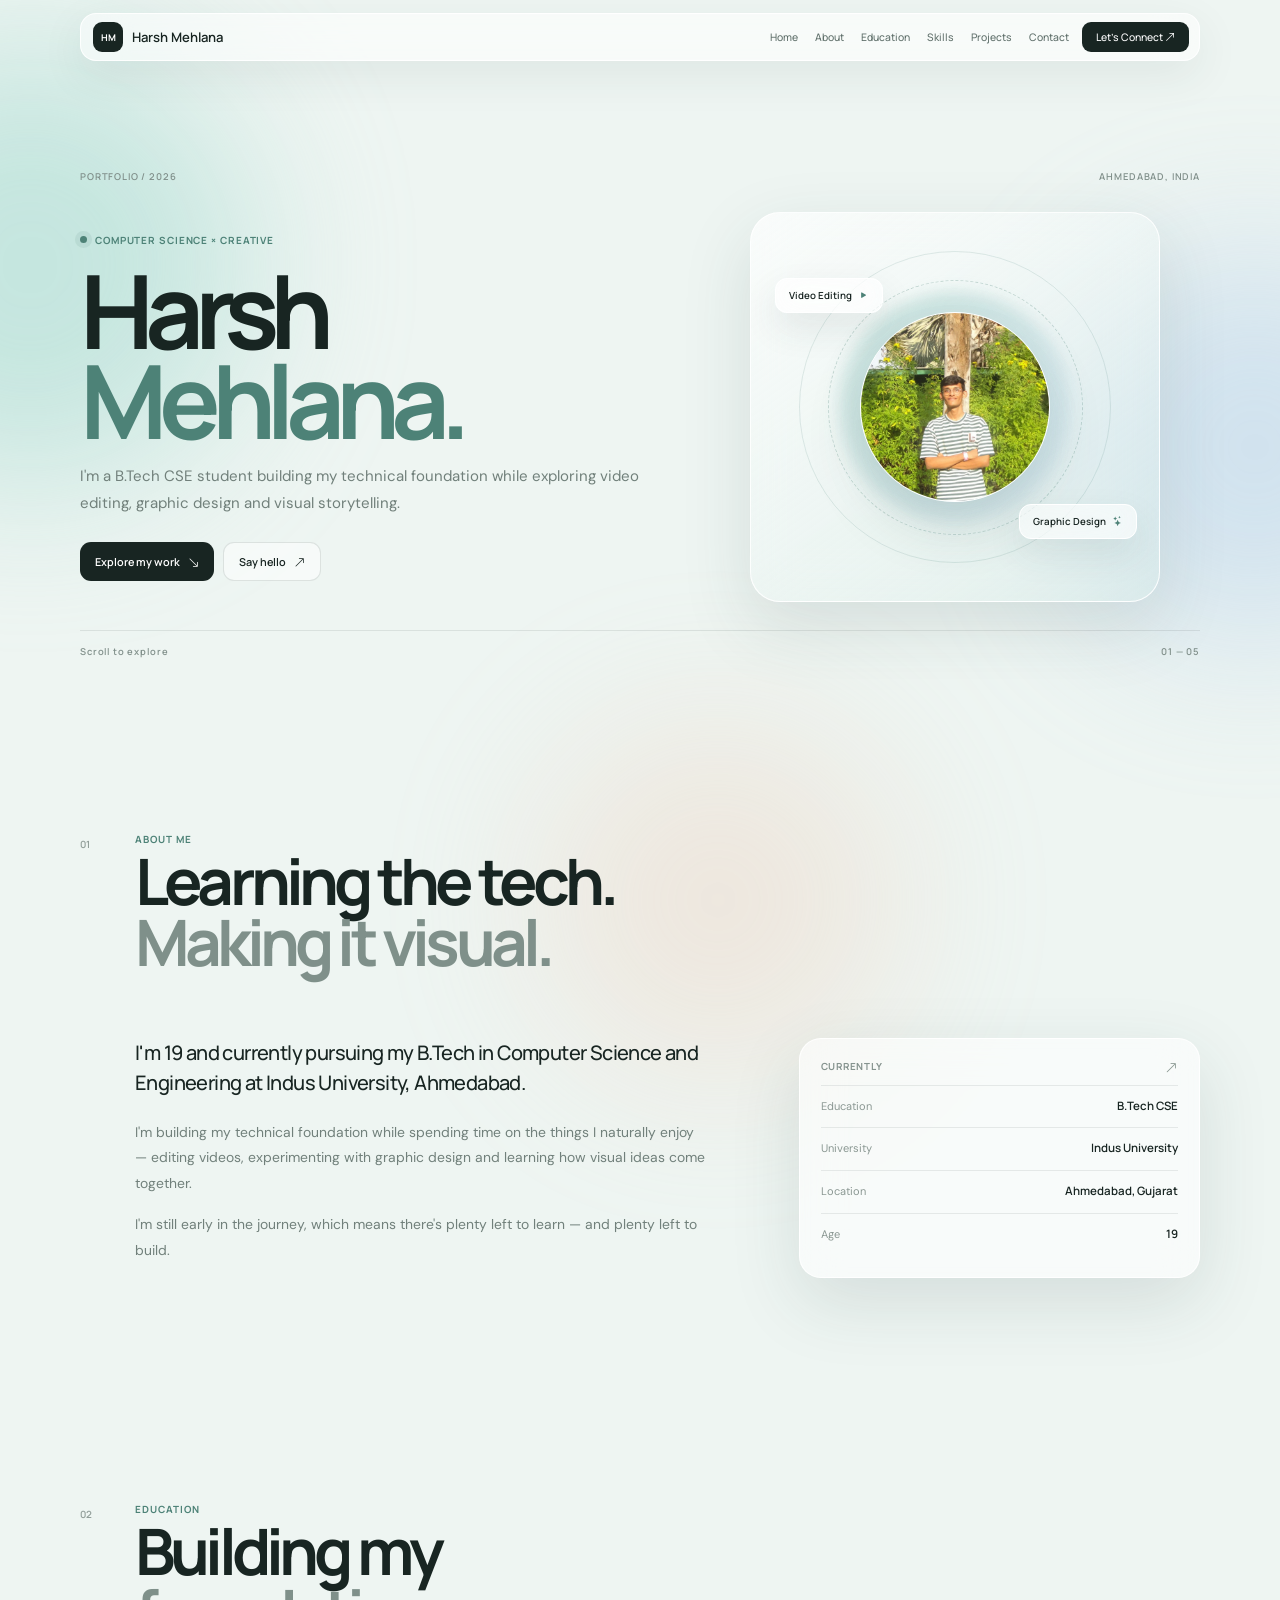
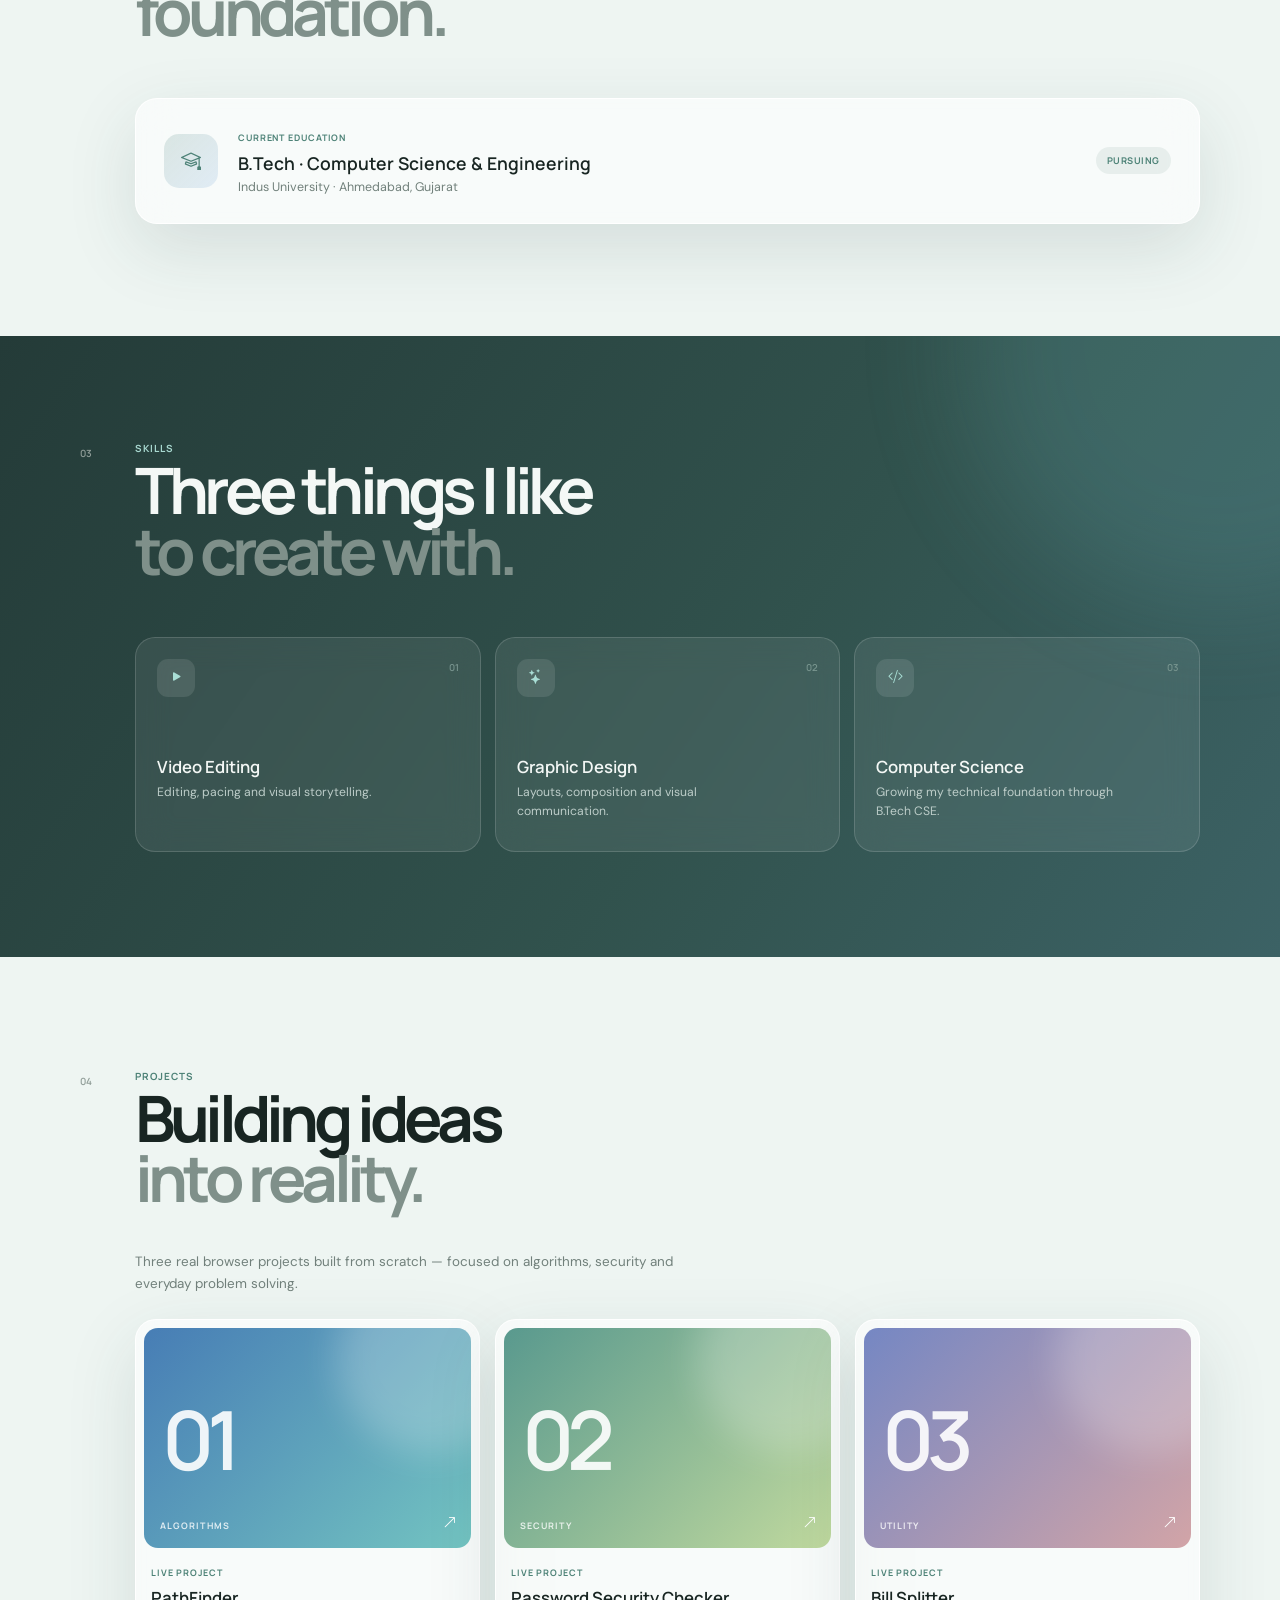
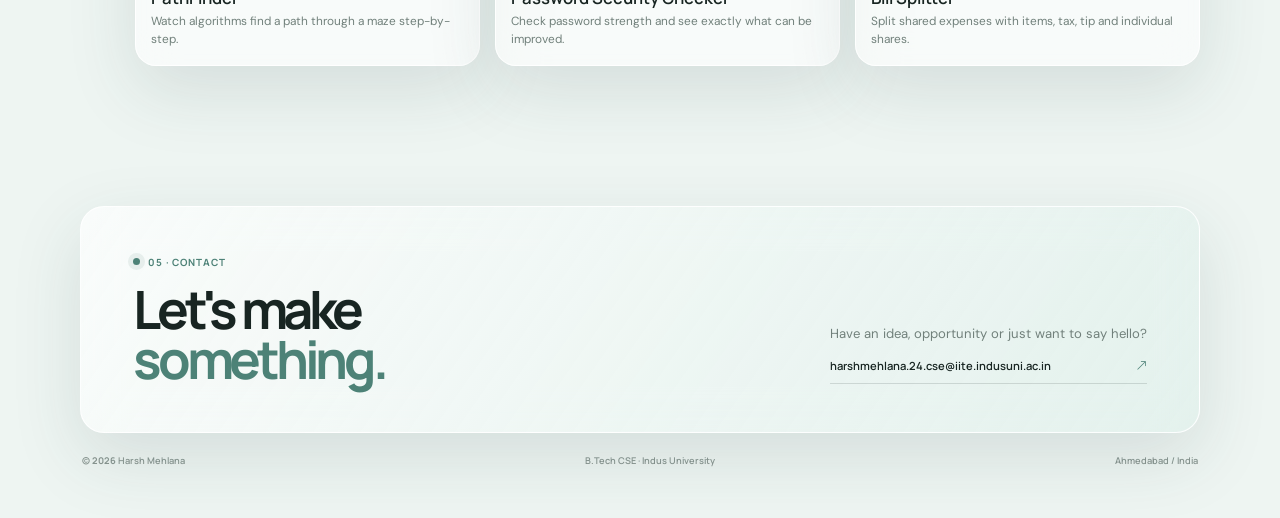
<file: index.html>
<!doctype html>
<html lang="en">
<head>
<meta charset="utf-8">
<meta name="viewport" content="width=device-width,initial-scale=1">
<meta name="description" content="Harsh Mehlana — B.Tech CSE student, video editor and graphic designer.">
<title>Harsh Mehlana — Portfolio</title>
<link rel="preconnect" href="https://fonts.googleapis.com">
<link href="https://fonts.googleapis.com/css2?family=DM+Sans:wght@400;500;600&family=Manrope:wght@500;600;700;800&display=swap" rel="stylesheet">
<link href="https://cdn.jsdelivr.net/npm/bootstrap-icons@1.11.3/font/bootstrap-icons.css" rel="stylesheet">
<link rel="stylesheet" href="style.css">
</head>
<body>
<div class="ambient ambient-a"></div><div class="ambient ambient-b"></div><div class="ambient ambient-c"></div>
<header id="siteHeader"><nav class="nav"><a class="brand" href="#home"><b>HM</b><span>Harsh Mehlana</span></a><div class="links"><a href="#home">Home</a><a href="#about">About</a><a href="#education">Education</a><a href="#skills">Skills</a><a href="#projects">Projects</a><a href="#contact">Contact</a><a class="nav-cta" href="#contact">Let's Connect <i class="bi bi-arrow-up-right"></i></a></div><button class="menu" type="button" aria-label="Open menu" aria-expanded="false">☰</button><div class="mobile-menu" aria-hidden="true"><a href="#home">Home</a><a href="#about">About</a><a href="#education">Education</a><a href="#skills">Skills</a><a href="#projects">Projects</a><a href="#contact">Contact</a><a class="nav-cta" href="#contact">Let's Connect ↗</a></div></nav></header>
<main>
<section id="home" class="hero wrap"><div class="hero-kicker"><span>PORTFOLIO / 2026</span><span>AHMEDABAD, INDIA</span></div><div class="hero-layout"><div class="hero-copy"><div class="eyebrow"><span></span> Computer Science × Creative</div><h1>Harsh <em>Mehlana.</em></h1><p>I'm a B.Tech CSE student building my technical foundation while exploring video editing, graphic design and visual storytelling.</p><div class="hero-actions"><a class="button primary" href="#projects">Explore my work <i class="bi bi-arrow-down-right"></i></a><a class="button secondary" href="mailto:harshmehlana.24.cse@iite.indusuni.ac.in">Say hello <i class="bi bi-arrow-up-right"></i></a></div></div><div class="hero-visual"><div class="portrait-card"><div class="portrait-ring"><img src="harsh.jpg" alt="Harsh Mehlana"></div><div class="floating-label label-top">Video Editing <i class="bi bi-play-fill"></i></div><div class="floating-label label-bottom">Graphic Design <i class="bi bi-stars"></i></div><div class="mini-orbit"></div></div></div></div><div class="hero-bottom"><span>Scroll to explore</span><span>01 — 05</span></div></section>
<section id="about" class="section wrap"><div class="section-intro"><span class="number">01</span><div><p>About me</p><h2>Learning the tech.<br><i>Making it visual.</i></h2></div></div><div class="about-grid"><div class="about-main"><p class="lead">I'm 19 and currently pursuing my B.Tech in Computer Science and Engineering at Indus University, Ahmedabad.</p><p>I'm building my technical foundation while spending time on the things I naturally enjoy — editing videos, experimenting with graphic design and learning how visual ideas come together.</p><p>I'm still early in the journey, which means there's plenty left to learn — and plenty left to build.</p></div><aside class="fact-card"><div class="fact-top"><span>Currently</span><i class="bi bi-arrow-up-right"></i></div><div class="fact"><small>Education</small><strong>B.Tech CSE</strong></div><div class="fact"><small>University</small><strong>Indus University</strong></div><div class="fact"><small>Location</small><strong>Ahmedabad, Gujarat</strong></div><div class="fact"><small>Age</small><strong>19</strong></div></aside></div></section>
<section id="education" class="section wrap"><div class="section-intro"><span class="number">02</span><div><p>Education</p><h2>Building my<br><i>foundation.</i></h2></div></div><div class="education-card"><div class="education-icon"><i class="bi bi-mortarboard"></i></div><div><small>CURRENT EDUCATION</small><h3>B.Tech · Computer Science & Engineering</h3><p>Indus University · Ahmedabad, Gujarat</p></div><span class="education-status">Pursuing</span></div></section>
<section id="skills" class="skills"><div class="wrap"><div class="section-intro light"><span class="number">03</span><div><p>Skills</p><h2>Three things I like<br><i>to create with.</i></h2></div></div><div class="skill-row"><article class="skill"><div class="skill-icon"><i class="bi bi-play-fill"></i></div><span>01</span><h3>Video Editing</h3><p>Editing, pacing and visual storytelling.</p></article><article class="skill"><div class="skill-icon"><i class="bi bi-stars"></i></div><span>02</span><h3>Graphic Design</h3><p>Layouts, composition and visual communication.</p></article><article class="skill"><div class="skill-icon"><i class="bi bi-code-slash"></i></div><span>03</span><h3>Computer Science</h3><p>Growing my technical foundation through B.Tech CSE.</p></article></div></div></section>
<section id="projects" class="section wrap"><div class="section-intro"><span class="number">04</span><div><p>Projects</p><h2>Building ideas<br><i>into reality.</i></h2></div></div><p class="project-note">Three real browser projects built from scratch — focused on algorithms, security and everyday problem solving.</p><div class="project-list">
<article class="project-card"><a href="projects/pathfinder/index.html" target="_blank" rel="noopener"><div class="project-art art-blue"><b>01</b><span>ALGORITHMS</span><i class="bi bi-arrow-up-right"></i></div><div class="project-copy"><small>LIVE PROJECT</small><h3>PathFinder</h3><p>Watch algorithms find a path through a maze step-by-step.</p></div></a></article>
<article class="project-card"><a href="projects/password-checker/index.html" target="_blank" rel="noopener"><div class="project-art art-green"><b>02</b><span>SECURITY</span><i class="bi bi-arrow-up-right"></i></div><div class="project-copy"><small>LIVE PROJECT</small><h3>Password Security Checker</h3><p>Check password strength and see exactly what can be improved.</p></div></a></article>
<article class="project-card"><a href="projects/bill-splitter/index.html" target="_blank" rel="noopener"><div class="project-art art-lilac"><b>03</b><span>UTILITY</span><i class="bi bi-arrow-up-right"></i></div><div class="project-copy"><small>LIVE PROJECT</small><h3>Bill Splitter</h3><p>Split shared expenses with items, tax, tip and individual shares.</p></div></a></article>
</div></section>
<section id="contact" class="contact wrap"><div class="contact-card"><div><div class="eyebrow"><span></span> 05 · Contact</div><h2>Let's make<br><i>something.</i></h2></div><div class="contact-right"><p>Have an idea, opportunity or just want to say hello?</p><a href="mailto:harshmehlana.24.cse@iite.indusuni.ac.in">harshmehlana.24.cse@iite.indusuni.ac.in <i class="bi bi-arrow-up-right"></i></a></div></div><footer><span>© <b id="year"></b> Harsh Mehlana</span><span>B.Tech CSE · Indus University</span><span>Ahmedabad / India</span></footer></section>
</main><button id="backTop" aria-label="Back to top"><i class="bi bi-arrow-up"></i></button><script src="script.js"></script></body></html>
</file>
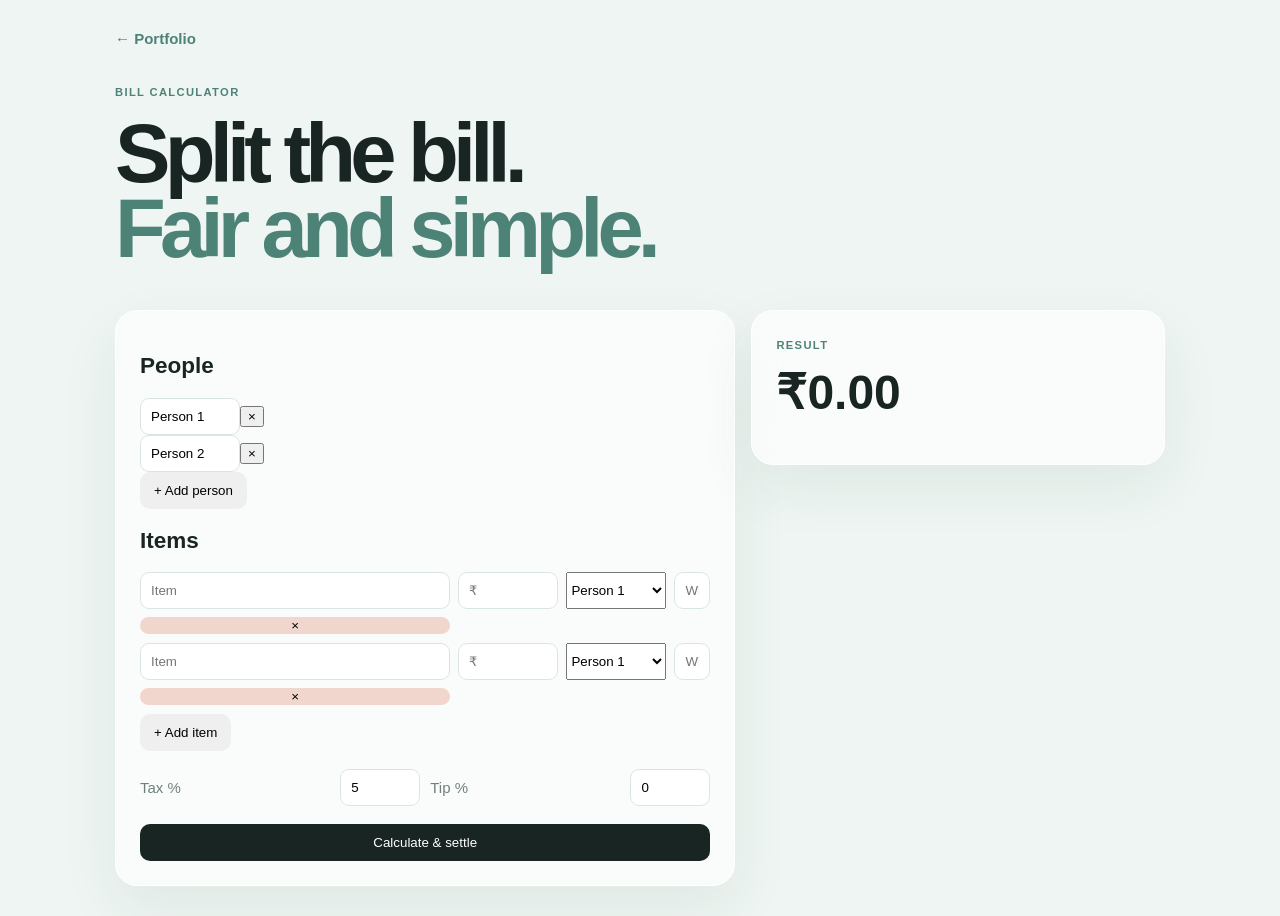
<file: projects/bill-splitter/index.html>
<!doctype html><html lang="en"><head><meta charset="utf-8"><meta name="viewport" content="width=device-width,initial-scale=1"><title>Bill Splitter</title><link rel="stylesheet" href="style.css"></head><body><main><a class="back" href="../../index.html">← Portfolio</a><div class="head"><span>BILL CALCULATOR</span><h1>Split the bill.<br><i>Fair and simple.</i></h1></div><section class="layout"><div class="card"><h2>People</h2><div id="people"></div><button id="addPerson" class="button">+ Add person</button><h2 class="section-title">Items</h2><div id="items"></div><button id="addItem" class="button">+ Add item</button><div class="options"><label>Tax % <input id="tax" type="number" min="0" value="5"></label><label>Tip % <input id="tip" type="number" min="0" value="0"></label></div><button id="calc" class="primary">Calculate & settle</button></div><aside class="card result"><span>RESULT</span><div id="total">₹0.00</div><div id="summary"></div><div id="settlements"></div></aside></section></main><script src="script.js"></script></body></html>
</file>
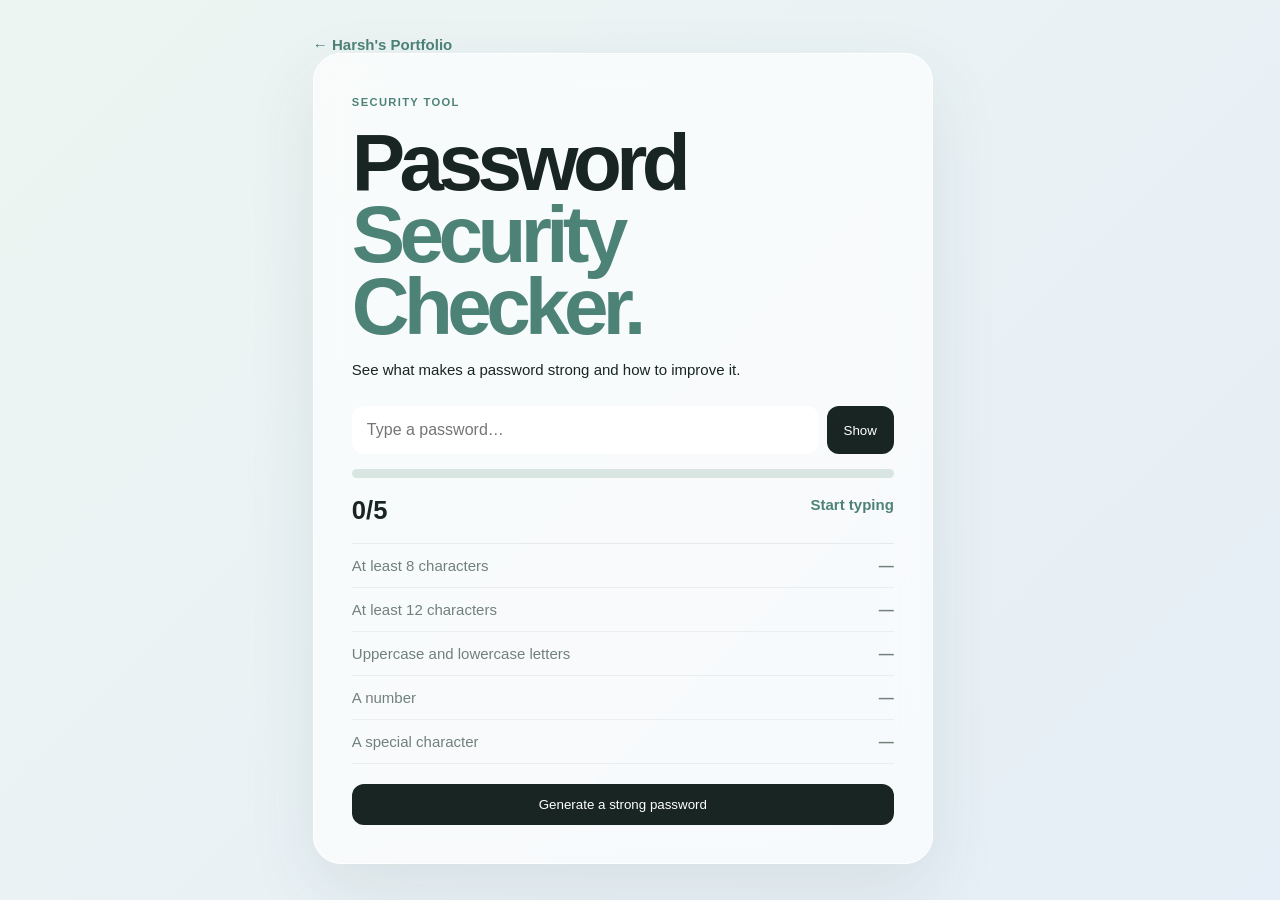
<file: projects/password-checker/index.html>
<!doctype html><html lang="en"><head><meta charset="utf-8"><meta name="viewport" content="width=device-width,initial-scale=1"><title>Password Security Checker</title><link rel="stylesheet" href="style.css"></head><body><main><a class="back" href="../../index.html">← Harsh's Portfolio</a><section class="card"><span class="eyebrow">SECURITY TOOL</span><h1>Password<br><i>Security Checker.</i></h1><p>See what makes a password strong and how to improve it.</p><div class="input"><input id="pw" type="password" placeholder="Type a password…"><button id="show">Show</button></div><div class="meter"><span id="bar"></span></div><div class="score"><strong id="score">0/5</strong><span id="label">Start typing</span></div><div id="checks"></div><button id="generate" class="generate">Generate a strong password</button></section></main><script src="script.js"></script></body></html>
</file>
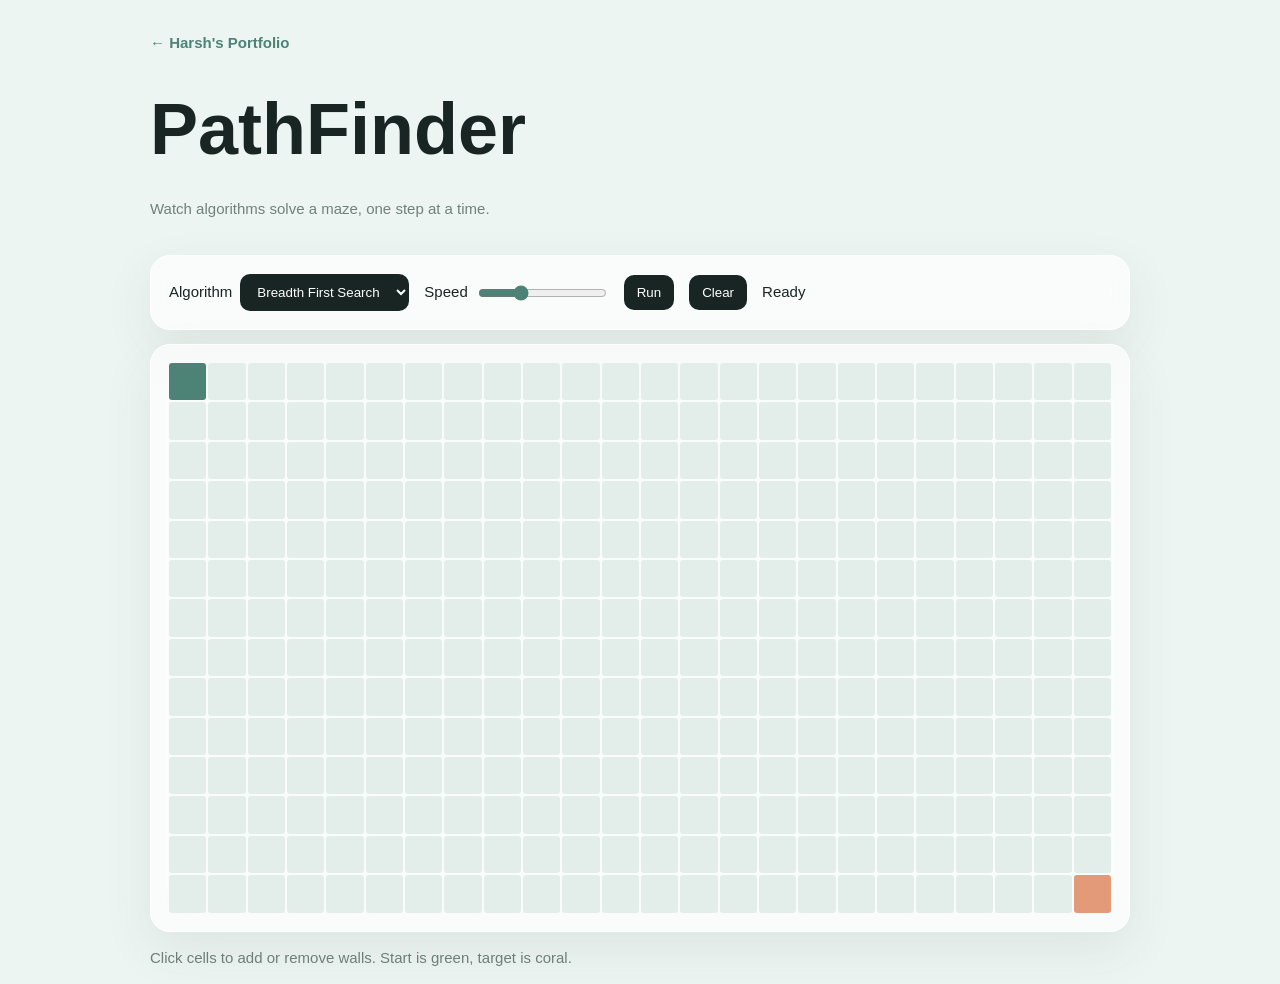
<file: projects/pathfinder/index.html>
<!doctype html><html lang="en"><head><meta charset="utf-8"><meta name="viewport" content="width=device-width,initial-scale=1"><title>PathFinder — Algorithm Visualizer</title><link rel="stylesheet" href="style.css"></head><body><header><a href="../../index.html">← Harsh's Portfolio</a><h1>PathFinder</h1><p>Watch algorithms solve a maze, one step at a time.</p></header><main><section class="panel controls"><label>Algorithm <select id="algo"><option value="bfs">Breadth First Search</option><option value="dfs">Depth First Search</option></select></label><label>Speed <input id="speed" type="range" min="10" max="200" value="70"></label><button id="run">Run</button><button id="clear">Clear</button><span id="status">Ready</span></section><section class="panel"><div id="grid" class="grid"></div></section><p class="hint">Click cells to add or remove walls. Start is green, target is coral.</p></main><script src="script.js"></script></body></html>
</file>
<file: style.css>
:root{--bg:#eef5f2;--paper:rgba(255,255,255,.58);--ink:#182522;--muted:#71807b;--green:#4d8277;--line:rgba(255,255,255,.88);--shadow:0 24px 70px rgba(42,72,66,.13)}*{box-sizing:border-box}html{scroll-behavior:smooth}body{margin:0;background:var(--bg);color:var(--ink);font:15px/1.6 'DM Sans',sans-serif;overflow-x:hidden}.wrap{width:min(1120px,calc(100% - 40px));margin:auto}a{text-decoration:none;color:inherit}.ambient{position:fixed;z-index:-1;border-radius:50%;filter:blur(80px);pointer-events:none}.ambient-a{width:440px;height:440px;left:-190px;top:5%;background:#9fd8cd;opacity:.52}.ambient-b{width:390px;height:390px;right:-170px;top:28%;background:#a9c9ea;opacity:.42}.ambient-c{width:360px;height:360px;left:42%;bottom:-180px;background:#efc6ad;opacity:.28}header{position:fixed;z-index:30;left:0;right:0;top:0;padding:13px 18px}.nav{width:min(1120px,100%);margin:auto;padding:8px 10px 8px 12px;border:1px solid var(--line);border-radius:16px;background:rgba(255,255,255,.56);backdrop-filter:blur(22px);box-shadow:0 14px 45px rgba(40,65,62,.08);display:flex;align-items:center;justify-content:space-between;position:relative}.brand{display:flex;align-items:center;gap:9px;font:600 .82rem 'Manrope';flex-shrink:0}.brand b{display:grid;place-items:center;width:30px;height:30px;border-radius:9px;background:var(--ink);color:#fff;font-size:.58rem}.links{display:flex;align-items:center;gap:1px}.links>a{padding:8px 8px;border-radius:9px;color:#60706b;font:500 .65rem 'Manrope';transition:.2s;white-space:nowrap}.links>a:hover{background:rgba(255,255,255,.8);color:var(--ink)}.links .nav-cta,.mobile-menu .nav-cta{background:var(--ink);color:#fff;padding-inline:14px;margin-left:4px}.links .nav-cta:hover,.mobile-menu .nav-cta:hover{background:var(--ink);color:#fff}.menu{display:none;width:38px;height:38px;border:1px solid rgba(30,50,46,.1);border-radius:10px;background:rgba(255,255,255,.62);color:var(--ink);cursor:pointer}.mobile-menu{display:none}.hero{padding-top:108px;min-height:720px;display:flex;flex-direction:column;justify-content:center}.hero-kicker,.hero-bottom{display:flex;justify-content:space-between;color:#81908b;font:600 .59rem 'Manrope';letter-spacing:.09em}.hero-layout{margin-top:25px;display:grid;grid-template-columns:1.08fr .92fr;gap:55px;align-items:center}.hero-copy{padding:25px 0}.eyebrow{display:flex;align-items:center;gap:8px;color:var(--green);font:700 .62rem 'Manrope';letter-spacing:.09em;text-transform:uppercase}.eyebrow span{width:7px;height:7px;border-radius:50%;background:var(--green);box-shadow:0 0 0 5px rgba(77,130,119,.1)}.hero h1{font:700 clamp(4.1rem,8vw,7rem)/.88 'Manrope';letter-spacing:-.09em;margin:18px 0}.hero h1 em{font-style:normal;color:var(--green)}.hero-copy>p{max-width:560px;color:var(--muted);font-size:.94rem;line-height:1.8;margin:0 0 25px}.hero-actions{display:flex;gap:9px;flex-wrap:wrap}.button{display:inline-flex;align-items:center;gap:8px;padding:11px 15px;border-radius:11px;font:600 .68rem 'Manrope';transition:.2s}.button.primary{background:var(--ink);color:#fff}.button.primary:hover{background:#182522;color:#fff;transform:translateY(-2px)}.button.secondary{border:1px solid rgba(30,50,46,.12);background:rgba(255,255,255,.5)}.button.secondary:hover{background:rgba(255,255,255,.82);color:var(--ink);transform:translateY(-2px)}.hero-visual{display:grid;place-items:center}.portrait-card{height:390px;width:min(100%,410px);position:relative;border:1px solid var(--line);border-radius:30px;background:linear-gradient(145deg,rgba(255,255,255,.68),rgba(207,232,226,.35));backdrop-filter:blur(24px);box-shadow:var(--shadow);display:grid;place-items:center;overflow:hidden}.portrait-card:before{content:"";position:absolute;width:310px;height:310px;border-radius:50%;border:1px solid rgba(77,130,119,.15)}.portrait-card:after{content:"";position:absolute;width:230px;height:230px;border-radius:50%;background:linear-gradient(135deg,rgba(126,188,176,.38),rgba(170,199,233,.24));filter:blur(8px)}.portrait-ring{z-index:2;width:190px;height:190px;border-radius:50%;display:grid;place-items:center;background:rgba(255,255,255,.52);border:1px solid #fff;box-shadow:0 25px 55px rgba(49,88,80,.16);position:relative}.portrait-ring img{width:100%;height:100%;display:block;object-fit:cover;border-radius:50%}.floating-label{position:absolute;z-index:4;padding:10px 13px;border:1px solid #fff;background:rgba(255,255,255,.62);backdrop-filter:blur(16px);border-radius:12px;box-shadow:0 15px 35px rgba(42,72,66,.1);font:600 .61rem 'Manrope'}.floating-label i{margin-left:5px;color:var(--green)}.label-top{top:65px;left:24px}.label-bottom{right:22px;bottom:62px}.mini-orbit{position:absolute;z-index:3;width:255px;height:255px;border:1px dashed rgba(77,130,119,.27);border-radius:50%;transform:rotate(-18deg)}.hero-bottom{border-top:1px solid rgba(40,55,52,.1);padding-top:14px;margin-top:24px}.section{padding:112px 0}.section-intro{display:grid;grid-template-columns:40px 1fr;gap:15px}.section-intro .number{color:#909d98;font:600 .62rem 'Manrope';padding-top:5px}.section-intro p{margin:0 0 5px;color:var(--green);font:700 .62rem 'Manrope';text-transform:uppercase;letter-spacing:.1em}.section-intro h2{font:700 clamp(2.35rem,5vw,4rem)/.95 'Manrope';letter-spacing:-.075em;margin:0}.section-intro h2 i{font-style:normal;color:#7f908a}.about-grid{display:grid;grid-template-columns:1fr .7fr;gap:90px;padding:65px 0 0 55px}.about-main{max-width:570px}.about-main .lead{font:500 1.25rem/1.5 'Manrope';letter-spacing:-.03em;margin:0 0 22px}.about-main p:not(.lead){color:var(--muted);font-size:.87rem;line-height:1.85;margin:0 0 15px}.fact-card{border:1px solid var(--line);border-radius:22px;padding:21px;background:var(--paper);backdrop-filter:blur(20px);box-shadow:var(--shadow)}.fact-top{display:flex;justify-content:space-between;color:#85938e;font:700 .61rem 'Manrope';text-transform:uppercase;letter-spacing:.08em;margin-bottom:8px}.fact-top i{font-size:.75rem}.fact{display:flex;justify-content:space-between;gap:20px;padding:12px 0;border-top:1px solid rgba(30,50,46,.09)}.fact small{color:#8a9792;font-size:.69rem}.fact strong{font:600 .72rem 'Manrope';text-align:right}.education-card{margin:55px 0 0 55px;padding:25px 28px;border:1px solid var(--line);border-radius:22px;background:var(--paper);backdrop-filter:blur(20px);box-shadow:var(--shadow);display:grid;grid-template-columns:auto 1fr auto;gap:20px;align-items:center}.education-icon{width:54px;height:54px;border-radius:15px;display:grid;place-items:center;background:linear-gradient(135deg,rgba(77,130,119,.18),rgba(169,201,234,.3));color:var(--green);font-size:1.25rem}.education-card small{color:var(--green);font:700 .56rem 'Manrope';letter-spacing:.1em}.education-card h3{font:600 1.1rem 'Manrope';margin:3px 0}.education-card p{color:var(--muted);font-size:.78rem;margin:0}.education-status{padding:7px 11px;border-radius:999px;background:rgba(77,130,119,.1);color:var(--green);font:700 .58rem 'Manrope';text-transform:uppercase;letter-spacing:.06em}.skills{padding:105px 0;background:linear-gradient(125deg,#243b38,#31524d 58%,#3c6265);color:#f3f7f5;position:relative;overflow:hidden}.skills:after{content:"";position:absolute;width:520px;height:520px;border-radius:50%;right:-200px;top:-250px;background:#79c6cb;opacity:.15;filter:blur(55px)}.section-intro.light p{color:#a8d8d0}.section-intro.light h2{color:#f4f8f6}.skill-row{display:grid;grid-template-columns:repeat(3,1fr);gap:14px;margin:55px 0 0 55px}.skill{min-height:215px;padding:21px;border:1px solid rgba(255,255,255,.15);border-radius:20px;background:rgba(255,255,255,.075);backdrop-filter:blur(16px);position:relative;transition:.25s}.skill:hover{transform:translateY(-6px);background:rgba(255,255,255,.12)}.skill-icon{width:38px;height:38px;display:grid;place-items:center;border-radius:11px;background:rgba(255,255,255,.1);color:#a9ded5}.skill>span{position:absolute;right:21px;top:23px;color:#78948e;font:600 .6rem 'Manrope'}.skill h3{font:600 1.05rem 'Manrope';margin:58px 0 5px}.skill p{color:#bdcdc9;font-size:.76rem;margin:0;max-width:250px}.project-note{max-width:560px;margin:42px 0 25px 55px;color:var(--muted);font-size:.84rem}.project-list{display:grid;grid-template-columns:repeat(3,minmax(0,1fr));gap:15px;margin-left:55px}.project-card{min-width:0;border:1px solid var(--line);border-radius:21px;padding:8px;background:var(--paper);backdrop-filter:blur(20px);box-shadow:var(--shadow);transition:.25s;overflow:hidden}.project-card:hover{transform:translateY(-6px)}.project-art{height:220px;border-radius:14px;position:relative;overflow:hidden;display:flex;align-items:flex-end;padding:16px}.project-art:before{content:"";position:absolute;width:190px;height:190px;border-radius:50%;right:-55px;top:-65px;background:rgba(255,255,255,.22);filter:blur(18px)}.project-art b{position:absolute;z-index:1;left:18px;top:50%;transform:translateY(-50%);font:600 5.1rem 'Manrope';letter-spacing:-.09em;color:rgba(255,255,255,.9)}.project-art span{position:relative;z-index:2;color:rgba(255,255,255,.8);font:700 .56rem 'Manrope';letter-spacing:.12em}.project-art>i{position:absolute;z-index:2;right:14px;bottom:14px;color:#fff;font-size:.85rem}.art-blue{background:linear-gradient(135deg,#477db5,#73c4c1)}.art-green{background:linear-gradient(135deg,#59998e,#c0d99e)}.art-lilac{background:linear-gradient(135deg,#7587c3,#d2a4a7)}.project-copy{padding:11px 7px 8px}.project-copy small{color:var(--green);font:700 .56rem 'Manrope';letter-spacing:.1em}.project-copy h3{font:600 1.05rem 'Manrope';margin:3px 0}.project-copy p{color:var(--muted);font-size:.74rem;margin:0;line-height:1.55}.contact{padding:28px 0 30px}.contact-card{padding:48px 52px;border:1px solid var(--line);border-radius:24px;background:linear-gradient(125deg,rgba(255,255,255,.67),rgba(216,237,231,.46));backdrop-filter:blur(22px);box-shadow:var(--shadow);display:flex;justify-content:space-between;align-items:flex-end;gap:50px}.contact-card h2{font:700 3.3rem/.95 'Manrope';letter-spacing:-.08em;margin:15px 0 0}.contact-card h2 i{font-style:normal;color:var(--green)}.contact-right{max-width:430px}.contact-right p{color:var(--muted);font-size:.82rem;margin:0 0 14px}.contact-right a{display:flex;align-items:center;justify-content:space-between;gap:15px;padding-bottom:10px;border-bottom:1px solid rgba(30,45,42,.15);font:600 .7rem 'Manrope';word-break:break-word}.contact-right a i{color:var(--green)}footer{display:flex;justify-content:space-between;padding:21px 2px;color:#899691;font:600 .58rem 'Manrope'}#backTop{position:fixed;right:20px;bottom:20px;width:40px;height:40px;border:1px solid #fff;border-radius:12px;background:rgba(255,255,255,.65);backdrop-filter:blur(12px);color:var(--ink);opacity:0;pointer-events:none;z-index:40;cursor:pointer}#backTop.show{opacity:1;pointer-events:auto}button:focus-visible,a:focus-visible{outline:2px solid var(--green);outline-offset:3px}@media(max-width:950px){.brand span{display:none}.links>a{padding-inline:7px;font-size:.62rem}}@media(max-width:850px){.wrap{width:calc(100% - 30px)}header{padding:10px 12px}.brand span{display:inline}.links{display:none}.menu{display:block}.mobile-menu{position:absolute;display:flex;flex-direction:column;gap:3px;top:calc(100% + 8px);left:0;right:0;padding:8px;border:1px solid var(--line);border-radius:15px;background:rgba(255,255,255,.76);backdrop-filter:blur(22px);box-shadow:0 18px 45px rgba(40,65,62,.12);opacity:0;transform:translateY(-6px);pointer-events:none;transition:.2s}.nav.menu-open .mobile-menu{opacity:1;transform:none;pointer-events:auto}.mobile-menu a{padding:11px 12px;border-radius:10px;color:#53625e;font:500 .74rem 'Manrope'}.mobile-menu a:hover{background:rgba(255,255,255,.8);color:var(--ink)}.mobile-menu .nav-cta{text-align:center;margin:3px 0 0}.hero{min-height:auto;padding-top:92px;padding-bottom:45px}.hero-layout{grid-template-columns:1fr;gap:35px}.hero-copy{padding:20px 0 0}.hero h1{font-size:clamp(3.7rem,14vw,6rem)}.hero-visual{order:2}.portrait-card{height:330px}.about-grid{grid-template-columns:1fr;gap:35px;padding-left:0}.education-card{margin-left:0}.skill-row,.project-list{grid-template-columns:repeat(2,minmax(0,1fr));margin-left:0}.project-note{margin-left:0}.contact-card{display:block}.contact-right{margin-top:30px}}@media(max-width:540px){.wrap{width:calc(100% - 24px)}.hero-kicker span:last-child{display:none}.hero{padding-top:82px}.hero h1{font-size:clamp(3.35rem,17vw,4.8rem)}.hero-copy>p{font-size:.86rem}.hero-bottom span:first-child{display:none}.portrait-card{height:285px;border-radius:23px}.portrait-ring{width:155px;height:155px}.portrait-ring strong{font-size:2.7rem}.label-top{top:36px;left:15px}.label-bottom{right:15px;bottom:35px}.section{padding:78px 0}.section-intro{grid-template-columns:28px 1fr;gap:9px}.section-intro h2{font-size:clamp(2.15rem,10vw,3rem)}.about-main .lead{font-size:1.08rem}.education-card{grid-template-columns:auto 1fr;padding:20px;gap:14px}.education-status{grid-column:2;width:max-content}.skill-row,.project-list{grid-template-columns:1fr}.skill{min-height:175px}.skill h3{margin-top:43px}.project-art{height:205px}.contact-card{padding:31px 23px}.contact-card h2{font-size:2.55rem}.contact-right a{font-size:.66rem}footer{flex-direction:column;gap:7px;padding-bottom:15px}}
</file>
<file: projects/bill-splitter/style.css>
*{box-sizing:border-box}body{margin:0;background:#eef5f2;color:#182522;font:15px Arial}main{width:min(1050px,calc(100% - 28px));margin:auto;padding:30px 0}.back{color:#4d8277;text-decoration:none;font-weight:bold}.head{padding:35px 0 25px}.head span,.result>span{font-size:.7rem;font-weight:bold;letter-spacing:.12em;color:#4d8277}.head h1{font-size:clamp(3rem,7vw,5.2rem);line-height:.9;letter-spacing:-.07em;margin:18px 0}.head i{font-style:normal;color:#4d8277}.layout{display:grid;grid-template-columns:1.2fr .8fr;gap:16px}.card{padding:24px;border:1px solid white;border-radius:22px;background:#ffffffaa;backdrop-filter:blur(20px);box-shadow:0 22px 60px #29463d12}.card>label{display:flex;justify-content:space-between;align-items:center;font-weight:bold;margin-bottom:18px}.card input{width:100px;border:1px solid #d9e5e1;border-radius:9px;padding:10px;background:white}.item{display:grid;grid-template-columns:1fr 100px 100px 36px;gap:8px;margin-bottom:9px}.item input{width:auto}.button,.primary{border:0;border-radius:10px;padding:11px 14px;cursor:pointer}.primary{background:#182522;color:white;width:100%;margin-top:18px}.options{display:grid;grid-template-columns:1fr 1fr;gap:10px;margin-top:18px}.options label{display:flex;align-items:center;justify-content:space-between;color:#71807b}.options input{width:80px}.remove{border:0;background:#f0d6cc;border-radius:9px}.result{position:sticky;top:20px;height:max-content}.result>div:first-of-type{font-size:3rem;font-weight:800;margin:12px 0 20px}.share{display:flex;justify-content:space-between;padding:13px 0;border-top:1px solid #29463d14}@media(max-width:760px){.layout{grid-template-columns:1fr}.result{position:static}.item{grid-template-columns:1fr 80px 80px 36px}}
</file>
<file: projects/password-checker/style.css>
*{box-sizing:border-box}body{margin:0;min-height:100vh;background:linear-gradient(135deg,#edf5f2,#e6eef7);color:#182522;font:15px Arial;display:grid;place-items:center;padding:20px}.card{width:min(620px,100%);padding:38px;border:1px solid white;border-radius:28px;background:#ffffffaa;backdrop-filter:blur(20px);box-shadow:0 25px 70px #29463d18}.back{color:#4d8277;text-decoration:none;font-weight:bold}.eyebrow{color:#4d8277;font-size:.7rem;font-weight:bold;letter-spacing:.12em}.card h1{font-size:clamp(2.8rem,8vw,5rem);line-height:.9;letter-spacing:-.07em;margin:18px 0}.card h1 i{color:#4d8277;font-style:normal}.input{display:flex;gap:8px;margin-top:28px}.input input{flex:1;border:1px solid white;border-radius:12px;padding:14px;font-size:1rem}.input button,.generate{border:0;border-radius:12px;background:#182522;color:white;padding:0 17px}.meter{height:9px;background:#d9e5e1;border-radius:99px;margin-top:15px;overflow:hidden}.meter span{display:block;height:100%;width:0;background:#4d8277}.score{display:flex;justify-content:space-between;padding:18px 0;border-bottom:1px solid #29463d16}.score strong{font-size:1.6rem}.score span{color:#4d8277;font-weight:bold}.check{display:flex;justify-content:space-between;padding:13px 0;border-bottom:1px solid #29463d10;color:#71807b}.check.ok{color:#2f6f60}.generate{width:100%;padding:13px;margin-top:20px}@media(max-width:520px){.card{padding:25px}.input{flex-direction:column}.input button{padding:12px}}
</file>
<file: projects/pathfinder/style.css>
*{box-sizing:border-box}body{margin:0;background:#edf5f2;color:#182522;font:15px/1.5 Arial,sans-serif}header,main{width:min(980px,calc(100% - 28px));margin:auto}header{padding:32px 0 20px}header a{color:#4d8277;text-decoration:none;font-weight:700}h1{font-size:clamp(2.5rem,7vw,4.5rem);margin:20px 0 5px}header p,.hint{color:#71807b}.panel{background:rgba(255,255,255,.65);border:1px solid white;border-radius:20px;padding:18px;box-shadow:0 18px 50px #29463d16;backdrop-filter:blur(18px);margin-bottom:14px}.controls{display:flex;align-items:center;gap:15px;flex-wrap:wrap}.controls label{display:flex;align-items:center;gap:8px}select,button{border:0;border-radius:10px;padding:10px 13px;background:#182522;color:white}input{accent-color:#4d8277}.grid{display:grid;grid-template-columns:repeat(24,1fr);gap:2px;aspect-ratio:24/14}.cell{border-radius:3px;background:#e3eeea;cursor:pointer}.cell.wall{background:#263b37}.cell.start{background:#4d8277}.cell.target{background:#e39a78}.cell.visited{background:#a9cfc4}.cell.path{background:#f0bf79}.cell.block{cursor:not-allowed}@media(max-width:600px){.grid{grid-template-columns:repeat(16,1fr);aspect-ratio:16/12}.controls{align-items:flex-start}.controls label{width:100%}}
</file>
